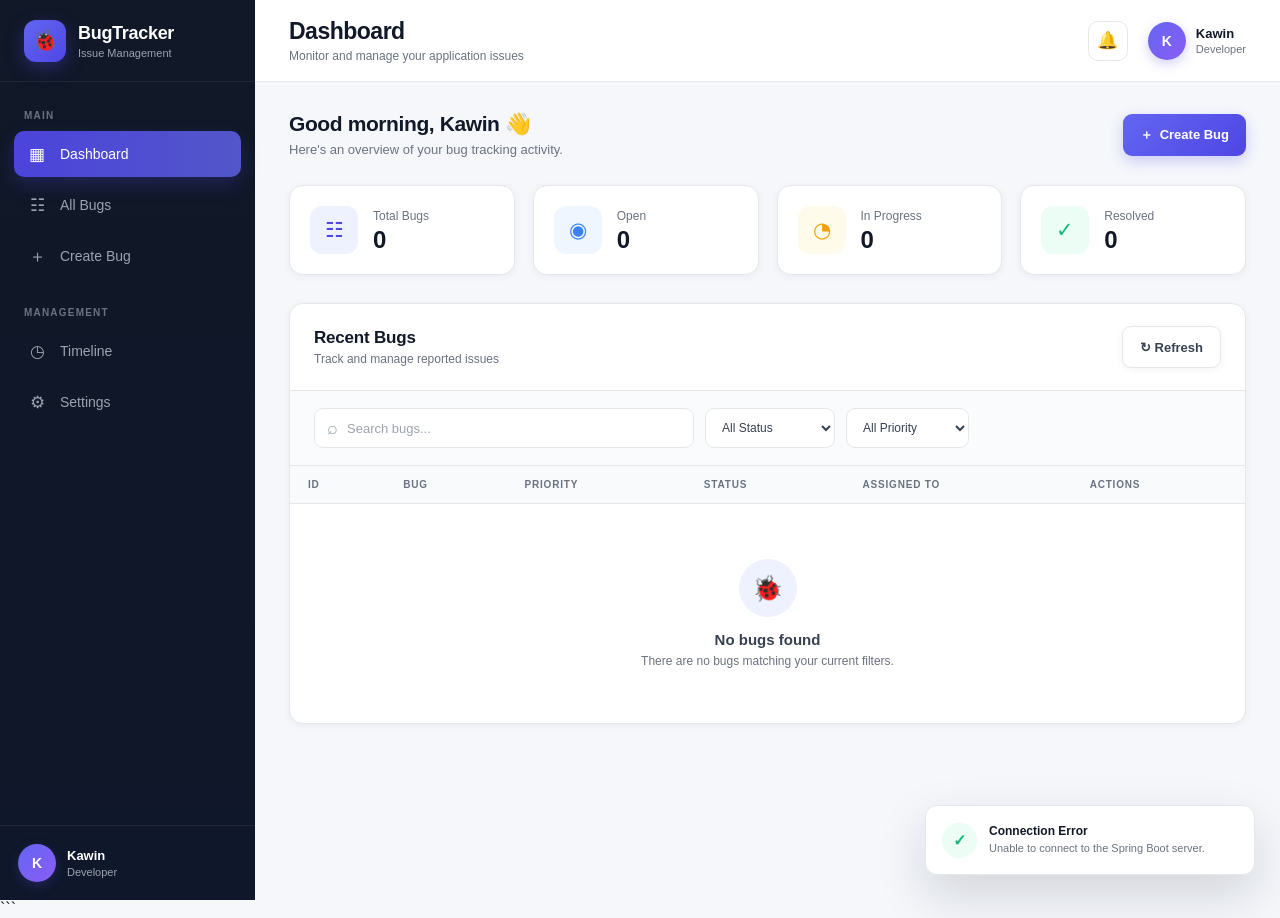
<file: index.html>
<!DOCTYPE html>
<html lang="en">

<head>
    <meta charset="UTF-8">
    <meta name="viewport" content="width=device-width, initial-scale=1.0">

    <title>BugTracker | Dashboard</title>

    <link rel="stylesheet" href="style.css">
</head>

<body>

    <aside class="sidebar">

        <div class="logo">
            <div class="logo-icon">🐞</div>

            <div>
                <h2>BugTracker</h2>
                <span>Issue Management</span>
            </div>
        </div>

        <nav class="sidebar-nav">

            <p class="nav-title">MAIN</p>

            <a href="#" class="nav-link active">
                <span>▦</span>
                Dashboard
            </a>

            <a href="#" class="nav-link">
                <span>☷</span>
                All Bugs
            </a>

            <a href="#" class="nav-link" id="sidebarCreateBug">
                <span>＋</span>
                Create Bug
            </a>

            <p class="nav-title">MANAGEMENT</p>

            <a href="#" class="nav-link" id="sidebarTimeline">
                <span>◷</span>
                Timeline
            </a>

            <a href="#" class="nav-link">
                <span>⚙</span>
                Settings
            </a>

        </nav>

        <div class="sidebar-footer">

            <div class="user-mini">

                <div class="avatar">
                    K
                </div>

                <div>
                    <strong>Kawin</strong>
                    <span>Developer</span>
                </div>

            </div>

        </div>

    </aside>


    <main class="main-content">

        <header class="top-header">

            <div class="page-heading">

                <div>
                    <h1>Dashboard</h1>
                    <p>Monitor and manage your application issues</p>
                </div>

            </div>

            <div class="header-actions">

                <button class="icon-button" title="Notifications">
                    🔔
                </button>

                <div class="profile">

                    <div class="avatar">
                        K
                    </div>

                    <div class="profile-info">
                        <strong>Kawin</strong>
                        <span>Developer</span>
                    </div>

                </div>

            </div>

        </header>


        <section class="dashboard-content">

            <div class="welcome-section">

                <div>
                    <h2>Good morning, Kawin 👋</h2>
                    <p>Here's an overview of your bug tracking activity.</p>
                </div>

                <button class="primary-button" id="createBugButton">
                    <span>＋</span>
                    Create Bug
                </button>

            </div>


            <div class="stats-grid">

                <div class="stat-card">

                    <div class="stat-icon total-icon">
                        ☷
                    </div>

                    <div class="stat-details">
                        <span>Total Bugs</span>
                        <strong id="totalBugs">0</strong>
                    </div>

                </div>


                <div class="stat-card">

                    <div class="stat-icon open-icon">
                        ◉
                    </div>

                    <div class="stat-details">
                        <span>Open</span>
                        <strong id="openBugs">0</strong>
                    </div>

                </div>


                <div class="stat-card">

                    <div class="stat-icon progress-icon">
                        ◔
                    </div>

                    <div class="stat-details">
                        <span>In Progress</span>
                        <strong id="progressBugs">0</strong>
                    </div>

                </div>


                <div class="stat-card">

                    <div class="stat-icon resolved-icon">
                        ✓
                    </div>

                    <div class="stat-details">
                        <span>Resolved</span>
                        <strong id="resolvedBugs">0</strong>
                    </div>

                </div>

            </div>


            <section class="bug-panel">

                <div class="panel-header">

                    <div>
                        <h2>Recent Bugs</h2>
                        <p>Track and manage reported issues</p>
                    </div>

                    <button class="secondary-button" id="refreshButton">
                        ↻ Refresh
                    </button>

                </div>


                <div class="toolbar">

                    <div class="search-box">

                        <span>⌕</span>

                        <input
                            type="text"
                            id="searchInput"
                            placeholder="Search bugs..."
                        >

                    </div>


                    <select id="statusFilter">

                        <option value="">All Status</option>
                        <option value="OPEN">Open</option>
                        <option value="IN_PROGRESS">In Progress</option>
                        <option value="RESOLVED">Resolved</option>

                    </select>


                    <select id="priorityFilter">

                        <option value="">All Priority</option>
                        <option value="CRITICAL">Critical</option>
                        <option value="HIGH">High</option>
                        <option value="MEDIUM">Medium</option>
                        <option value="LOW">Low</option>

                    </select>

                </div>


                <div class="table-wrapper">

                    <table>

                        <thead>

                            <tr>
                                <th>ID</th>
                                <th>Bug</th>
                                <th>Priority</th>
                                <th>Status</th>
                                <th>Assigned To</th>
                                <th>Actions</th>
                            </tr>

                        </thead>

                        <tbody id="bugTableBody">
                        </tbody>

                    </table>

                </div>


                <div class="empty-state" id="emptyState">

                    <div class="empty-icon">
                        🐞
                    </div>

                    <h3>No bugs found</h3>

                    <p>
                        There are no bugs matching your current filters.
                    </p>

                </div>

            </section>

        </section>

    </main>


    <!-- CREATE / EDIT BUG MODAL -->

    <div class="modal-overlay" id="bugModal">

        <div class="modal">

            <div class="modal-header">

                <div>
                    <h2 id="bugModalTitle">Create New Bug</h2>

                    <p id="bugModalSubtitle">
                        Report a new issue to the development team.
                    </p>
                </div>

                <button class="close-button" id="closeModal">
                    ×
                </button>

            </div>


            <form id="bugForm">

                <div class="form-group">

                    <label for="bugTitle">
                        Bug Title
                    </label>

                    <input
                        type="text"
                        id="bugTitle"
                        placeholder="Enter bug title"
                        required
                    >

                </div>


                <div class="form-group">

                    <label for="bugDescription">
                        Description
                    </label>

                    <textarea
                        id="bugDescription"
                        placeholder="Describe the issue..."
                        rows="5"
                        required
                    ></textarea>

                </div>


                <div class="form-row">

                    <div class="form-group">

                        <label for="bugPriority">
                            Priority
                        </label>

                        <select id="bugPriority">

                            <option value="LOW">Low</option>
                            <option value="MEDIUM">Medium</option>
                            <option value="HIGH">High</option>
                            <option value="CRITICAL">Critical</option>

                        </select>

                    </div>


                    <div class="form-group">

                        <label for="bugStatus">
                            Status
                        </label>

                        <select id="bugStatus">

                            <option value="OPEN">Open</option>
                            <option value="IN_PROGRESS">In Progress</option>
                            <option value="RESOLVED">Resolved</option>

                        </select>

                    </div>

                </div>


                <div class="modal-actions">

                    <button
                        type="button"
                        class="secondary-button"
                        id="cancelButton"
                    >
                        Cancel
                    </button>

                    <button
                        type="submit"
                        class="primary-button"
                        id="saveBugButton"
                    >
                        Create Bug
                    </button>

                </div>

            </form>

        </div>

    </div>


    <!-- ASSIGN BUG MODAL -->

    <div class="modal-overlay" id="assignModal">

        <div class="modal">

            <div class="modal-header">

                <div>

                    <h2>Assign Bug</h2>

                    <p id="assignBugSubtitle">
                        Assign this bug to a developer.
                    </p>

                </div>

                <button class="close-button" id="closeAssignModal">
                    ×
                </button>

            </div>


            <div class="form-group">

                <label for="userSelect">
                    Select Developer
                </label>

                <select id="userSelect">

                    <option value="">
                        Select a user
                    </option>

                </select>

            </div>


            <div class="modal-actions">

                <button
                    type="button"
                    class="secondary-button"
                    id="cancelAssignButton"
                >
                    Cancel
                </button>

                <button
                    type="button"
                    class="primary-button"
                    id="confirmAssignButton"
                >
                    Assign Bug
                </button>

            </div>

        </div>

    </div>


    <!-- BUG DETAILS / TIMELINE MODAL -->

    <div class="modal-overlay" id="timelineModal">

        <div class="modal timeline-modal">

            <div class="modal-header">

                <div>

                    <h2 id="timelineBugTitle">
                        Bug Details
                    </h2>

                    <p id="timelineBugId">
                        Bug #0
                    </p>

                </div>

                <button
                    class="close-button"
                    id="closeTimelineModal"
                >
                    ×
                </button>

            </div>


            <div class="bug-details">

                <div class="detail-section">

                    <h3>Description</h3>

                    <p id="timelineDescription">
                    </p>

                </div>


                <div class="detail-grid">

                    <div class="detail-box">

                        <span>Priority</span>

                        <strong id="timelinePriority">
                        </strong>

                    </div>


                    <div class="detail-box">

                        <span>Status</span>

                        <strong id="timelineStatus">
                        </strong>

                    </div>


                    <div class="detail-box">

                        <span>Assigned To</span>

                        <strong id="timelineAssigned">
                        </strong>

                    </div>

                </div>

            </div>


            <div class="timeline-section">

                <div class="timeline-heading">

                    <div>

                        <h3>Bug Timeline</h3>

                        <p>Complete history of this bug</p>

                    </div>

                </div>


                <div
                    id="timelineContainer"
                    class="timeline-container"
                >
                </div>

            </div>

        </div>

    </div>


    <!-- TOAST -->

    <div class="toast" id="toast">

        <span class="toast-icon">
            ✓
        </span>

        <div>

            <strong id="toastTitle">
                Success
            </strong>

            <p id="toastMessage">
                Operation completed successfully.
            </p>

        </div>

    </div>


    <script src="script.js"></script>

</body>

</html>
```
</file>
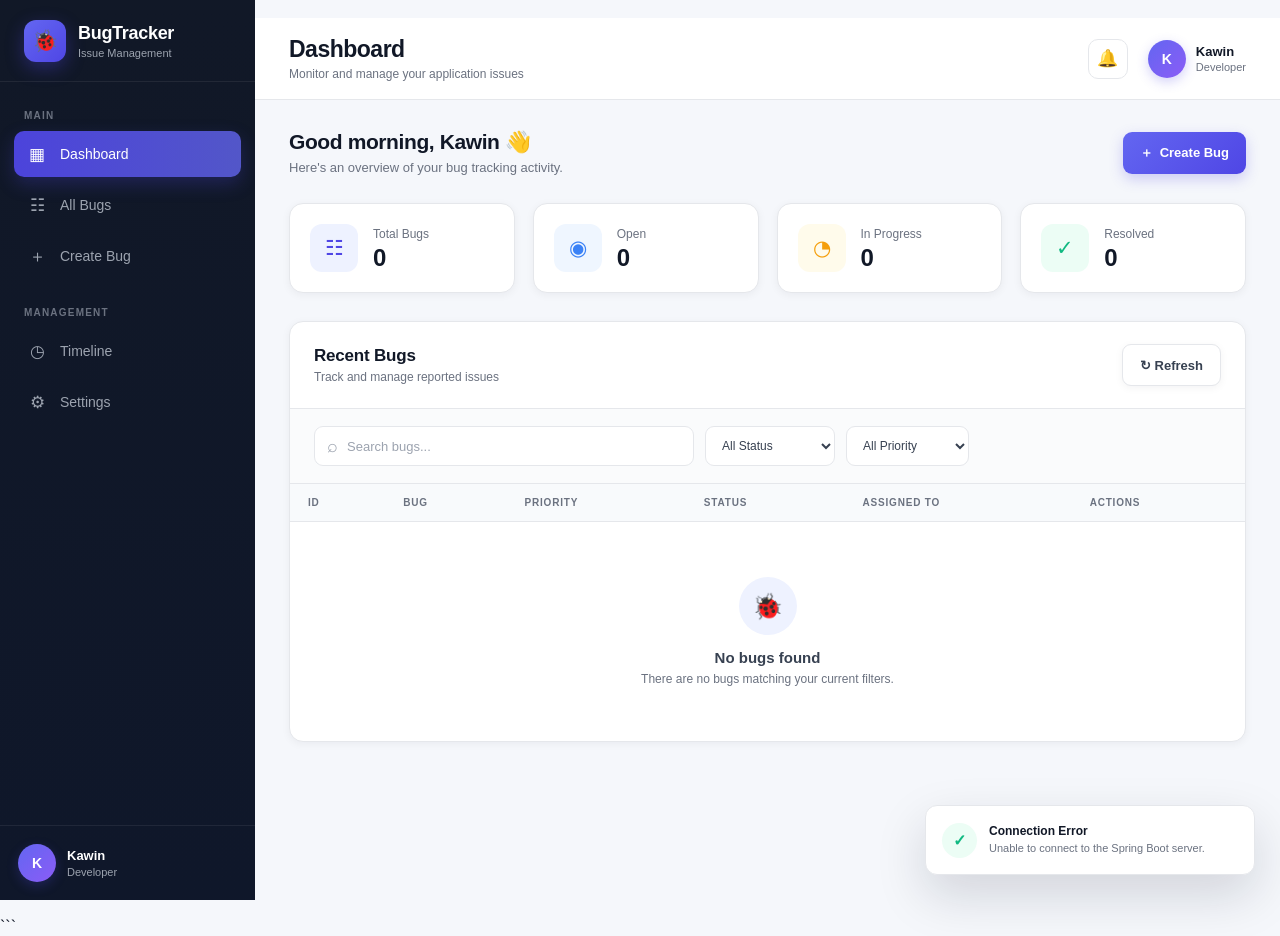
<file: frontend/index.html>
```html
<!DOCTYPE html>
<html lang="en">

<head>
    <meta charset="UTF-8">
    <meta name="viewport" content="width=device-width, initial-scale=1.0">

    <title>BugTracker | Dashboard</title>

    <link rel="stylesheet" href="style.css">
</head>

<body>

    <aside class="sidebar">

        <div class="logo">
            <div class="logo-icon">🐞</div>

            <div>
                <h2>BugTracker</h2>
                <span>Issue Management</span>
            </div>
        </div>

        <nav class="sidebar-nav">

            <p class="nav-title">MAIN</p>

            <a href="#" class="nav-link active">
                <span>▦</span>
                Dashboard
            </a>

            <a href="#" class="nav-link">
                <span>☷</span>
                All Bugs
            </a>

            <a href="#" class="nav-link" id="sidebarCreateBug">
                <span>＋</span>
                Create Bug
            </a>

            <p class="nav-title">MANAGEMENT</p>

            <a href="#" class="nav-link" id="sidebarTimeline">
                <span>◷</span>
                Timeline
            </a>

            <a href="#" class="nav-link">
                <span>⚙</span>
                Settings
            </a>

        </nav>

        <div class="sidebar-footer">

            <div class="user-mini">

                <div class="avatar">
                    K
                </div>

                <div>
                    <strong>Kawin</strong>
                    <span>Developer</span>
                </div>

            </div>

        </div>

    </aside>


    <main class="main-content">

        <header class="top-header">

            <div class="page-heading">

                <div>
                    <h1>Dashboard</h1>
                    <p>Monitor and manage your application issues</p>
                </div>

            </div>

            <div class="header-actions">

                <button class="icon-button" title="Notifications">
                    🔔
                </button>

                <div class="profile">

                    <div class="avatar">
                        K
                    </div>

                    <div class="profile-info">
                        <strong>Kawin</strong>
                        <span>Developer</span>
                    </div>

                </div>

            </div>

        </header>


        <section class="dashboard-content">

            <div class="welcome-section">

                <div>
                    <h2>Good morning, Kawin 👋</h2>
                    <p>Here's an overview of your bug tracking activity.</p>
                </div>

                <button class="primary-button" id="createBugButton">
                    <span>＋</span>
                    Create Bug
                </button>

            </div>


            <div class="stats-grid">

                <div class="stat-card">

                    <div class="stat-icon total-icon">
                        ☷
                    </div>

                    <div class="stat-details">
                        <span>Total Bugs</span>
                        <strong id="totalBugs">0</strong>
                    </div>

                </div>


                <div class="stat-card">

                    <div class="stat-icon open-icon">
                        ◉
                    </div>

                    <div class="stat-details">
                        <span>Open</span>
                        <strong id="openBugs">0</strong>
                    </div>

                </div>


                <div class="stat-card">

                    <div class="stat-icon progress-icon">
                        ◔
                    </div>

                    <div class="stat-details">
                        <span>In Progress</span>
                        <strong id="progressBugs">0</strong>
                    </div>

                </div>


                <div class="stat-card">

                    <div class="stat-icon resolved-icon">
                        ✓
                    </div>

                    <div class="stat-details">
                        <span>Resolved</span>
                        <strong id="resolvedBugs">0</strong>
                    </div>

                </div>

            </div>


            <section class="bug-panel">

                <div class="panel-header">

                    <div>
                        <h2>Recent Bugs</h2>
                        <p>Track and manage reported issues</p>
                    </div>

                    <button class="secondary-button" id="refreshButton">
                        ↻ Refresh
                    </button>

                </div>


                <div class="toolbar">

                    <div class="search-box">

                        <span>⌕</span>

                        <input
                            type="text"
                            id="searchInput"
                            placeholder="Search bugs..."
                        >

                    </div>


                    <select id="statusFilter">

                        <option value="">All Status</option>
                        <option value="OPEN">Open</option>
                        <option value="IN_PROGRESS">In Progress</option>
                        <option value="RESOLVED">Resolved</option>

                    </select>


                    <select id="priorityFilter">

                        <option value="">All Priority</option>
                        <option value="CRITICAL">Critical</option>
                        <option value="HIGH">High</option>
                        <option value="MEDIUM">Medium</option>
                        <option value="LOW">Low</option>

                    </select>

                </div>


                <div class="table-wrapper">

                    <table>

                        <thead>

                            <tr>
                                <th>ID</th>
                                <th>Bug</th>
                                <th>Priority</th>
                                <th>Status</th>
                                <th>Assigned To</th>
                                <th>Actions</th>
                            </tr>

                        </thead>

                        <tbody id="bugTableBody">
                        </tbody>

                    </table>

                </div>


                <div class="empty-state" id="emptyState">

                    <div class="empty-icon">
                        🐞
                    </div>

                    <h3>No bugs found</h3>

                    <p>
                        There are no bugs matching your current filters.
                    </p>

                </div>

            </section>

        </section>

    </main>


    <!-- CREATE / EDIT BUG MODAL -->

    <div class="modal-overlay" id="bugModal">

        <div class="modal">

            <div class="modal-header">

                <div>
                    <h2 id="bugModalTitle">Create New Bug</h2>

                    <p id="bugModalSubtitle">
                        Report a new issue to the development team.
                    </p>
                </div>

                <button class="close-button" id="closeModal">
                    ×
                </button>

            </div>


            <form id="bugForm">

                <div class="form-group">

                    <label for="bugTitle">
                        Bug Title
                    </label>

                    <input
                        type="text"
                        id="bugTitle"
                        placeholder="Enter bug title"
                        required
                    >

                </div>


                <div class="form-group">

                    <label for="bugDescription">
                        Description
                    </label>

                    <textarea
                        id="bugDescription"
                        placeholder="Describe the issue..."
                        rows="5"
                        required
                    ></textarea>

                </div>


                <div class="form-row">

                    <div class="form-group">

                        <label for="bugPriority">
                            Priority
                        </label>

                        <select id="bugPriority">

                            <option value="LOW">Low</option>
                            <option value="MEDIUM">Medium</option>
                            <option value="HIGH">High</option>
                            <option value="CRITICAL">Critical</option>

                        </select>

                    </div>


                    <div class="form-group">

                        <label for="bugStatus">
                            Status
                        </label>

                        <select id="bugStatus">

                            <option value="OPEN">Open</option>
                            <option value="IN_PROGRESS">In Progress</option>
                            <option value="RESOLVED">Resolved</option>

                        </select>

                    </div>

                </div>


                <div class="modal-actions">

                    <button
                        type="button"
                        class="secondary-button"
                        id="cancelButton"
                    >
                        Cancel
                    </button>

                    <button
                        type="submit"
                        class="primary-button"
                        id="saveBugButton"
                    >
                        Create Bug
                    </button>

                </div>

            </form>

        </div>

    </div>


    <!-- ASSIGN BUG MODAL -->

    <div class="modal-overlay" id="assignModal">

        <div class="modal">

            <div class="modal-header">

                <div>

                    <h2>Assign Bug</h2>

                    <p id="assignBugSubtitle">
                        Assign this bug to a developer.
                    </p>

                </div>

                <button class="close-button" id="closeAssignModal">
                    ×
                </button>

            </div>


            <div class="form-group">

                <label for="userSelect">
                    Select Developer
                </label>

                <select id="userSelect">

                    <option value="">
                        Select a user
                    </option>

                </select>

            </div>


            <div class="modal-actions">

                <button
                    type="button"
                    class="secondary-button"
                    id="cancelAssignButton"
                >
                    Cancel
                </button>

                <button
                    type="button"
                    class="primary-button"
                    id="confirmAssignButton"
                >
                    Assign Bug
                </button>

            </div>

        </div>

    </div>


    <!-- BUG DETAILS / TIMELINE MODAL -->

    <div class="modal-overlay" id="timelineModal">

        <div class="modal timeline-modal">

            <div class="modal-header">

                <div>

                    <h2 id="timelineBugTitle">
                        Bug Details
                    </h2>

                    <p id="timelineBugId">
                        Bug #0
                    </p>

                </div>

                <button
                    class="close-button"
                    id="closeTimelineModal"
                >
                    ×
                </button>

            </div>


            <div class="bug-details">

                <div class="detail-section">

                    <h3>Description</h3>

                    <p id="timelineDescription">
                    </p>

                </div>


                <div class="detail-grid">

                    <div class="detail-box">

                        <span>Priority</span>

                        <strong id="timelinePriority">
                        </strong>

                    </div>


                    <div class="detail-box">

                        <span>Status</span>

                        <strong id="timelineStatus">
                        </strong>

                    </div>


                    <div class="detail-box">

                        <span>Assigned To</span>

                        <strong id="timelineAssigned">
                        </strong>

                    </div>

                </div>

            </div>


            <div class="timeline-section">

                <div class="timeline-heading">

                    <div>

                        <h3>Bug Timeline</h3>

                        <p>Complete history of this bug</p>

                    </div>

                </div>


                <div
                    id="timelineContainer"
                    class="timeline-container"
                >
                </div>

            </div>

        </div>

    </div>


    <!-- TOAST -->

    <div class="toast" id="toast">

        <span class="toast-icon">
            ✓
        </span>

        <div>

            <strong id="toastTitle">
                Success
            </strong>

            <p id="toastMessage">
                Operation completed successfully.
            </p>

        </div>

    </div>


    <script src="script.js"></script>

</body>

</html>
```
</file>
<file: style.css>
/* =========================================================
   BUGTRACKER - MODERN PROFESSIONAL UI
   ========================================================= */

* {
    margin: 0;
    padding: 0;
    box-sizing: border-box;
}

:root {
    --primary: #4f46e5;
    --primary-dark: #4338ca;
    --primary-light: #eef2ff;

    --sidebar: #111827;
    --sidebar-light: #1f2937;

    --background: #f5f7fb;
    --card: #ffffff;

    --text: #111827;
    --text-secondary: #6b7280;
    --text-light: #9ca3af;

    --border: #e5e7eb;

    --green: #10b981;
    --green-light: #ecfdf5;

    --orange: #f59e0b;
    --orange-light: #fffbeb;

    --red: #ef4444;
    --red-light: #fef2f2;

    --blue: #3b82f6;
    --blue-light: #eff6ff;

    --shadow-sm: 0 2px 8px rgba(15, 23, 42, 0.05);
    --shadow: 0 8px 25px rgba(15, 23, 42, 0.08);
    --shadow-lg: 0 20px 50px rgba(15, 23, 42, 0.15);

    --radius: 14px;
}

body {
    font-family:
        Inter,
        -apple-system,
        BlinkMacSystemFont,
        "Segoe UI",
        Roboto,
        Arial,
        sans-serif;

    background: var(--background);
    color: var(--text);
    min-height: 100vh;
}

/* =========================================================
   SIDEBAR
   ========================================================= */

.sidebar {
    position: fixed;
    top: 0;
    left: 0;

    width: 255px;
    height: 100vh;

    background: linear-gradient(
        180deg,
        #111827 0%,
        #0f172a 100%
    );

    color: white;

    display: flex;
    flex-direction: column;

    z-index: 100;
}

/* LOGO */

.logo {
    height: 82px;

    display: flex;
    align-items: center;

    padding: 0 24px;

    border-bottom: 1px solid rgba(255,255,255,0.07);
}

.logo-icon {
    width: 42px;
    height: 42px;

    border-radius: 12px;

    display: flex;
    align-items: center;
    justify-content: center;

    background: linear-gradient(
        135deg,
        #6366f1,
        #4f46e5
    );

    font-size: 21px;

    margin-right: 12px;

    box-shadow: 0 6px 18px rgba(79,70,229,0.35);
}

.logo h2 {
    font-size: 18px;
    font-weight: 700;
    letter-spacing: -0.3px;
}

.logo span {
    display: block;

    margin-top: 3px;

    color: #9ca3af;

    font-size: 11px;
}

/* NAVIGATION */

.sidebar-nav {
    padding: 28px 14px;
}

.nav-title {
    color: #6b7280;

    font-size: 10px;
    font-weight: 700;

    letter-spacing: 1.2px;

    margin: 0 10px 10px;
}

.nav-title:not(:first-child) {
    margin-top: 28px;
}

.nav-link {
    display: flex;
    align-items: center;

    gap: 13px;

    height: 46px;

    padding: 0 13px;

    margin-bottom: 5px;

    border-radius: 10px;

    color: #9ca3af;

    text-decoration: none;

    font-size: 14px;
    font-weight: 500;

    transition:
        background 0.2s ease,
        color 0.2s ease,
        transform 0.2s ease;
}

.nav-link span {
    width: 20px;

    text-align: center;

    font-size: 17px;
}

.nav-link:hover {
    background: rgba(255,255,255,0.07);

    color: white;

    transform: translateX(2px);
}

.nav-link.active {
    background: linear-gradient(
        90deg,
        rgba(79,70,229,0.95),
        rgba(99,102,241,0.8)
    );

    color: white;

    box-shadow:
        0 7px 18px rgba(79,70,229,0.25);
}

/* SIDEBAR FOOTER */

.sidebar-footer {
    margin-top: auto;

    padding: 18px;

    border-top: 1px solid rgba(255,255,255,0.07);
}

.user-mini {
    display: flex;
    align-items: center;

    gap: 11px;
}

.user-mini strong {
    display: block;

    font-size: 13px;
}

.user-mini span {
    display: block;

    margin-top: 3px;

    color: #9ca3af;

    font-size: 11px;
}

/* =========================================================
   AVATAR
   ========================================================= */

.avatar {
    width: 38px;
    height: 38px;

    border-radius: 50%;

    background: linear-gradient(
        135deg,
        #6366f1,
        #8b5cf6
    );

    display: flex;
    align-items: center;
    justify-content: center;

    color: white;

    font-weight: 700;

    font-size: 14px;

    flex-shrink: 0;

    box-shadow:
        0 4px 12px rgba(79,70,229,0.25);
}

/* =========================================================
   MAIN CONTENT
   ========================================================= */

.main-content {
    margin-left: 255px;

    min-height: 100vh;
}

/* =========================================================
   HEADER
   ========================================================= */

.top-header {
    height: 82px;

    background: rgba(255,255,255,0.96);

    border-bottom: 1px solid var(--border);

    display: flex;
    align-items: center;
    justify-content: space-between;

    padding: 0 34px;

    position: sticky;
    top: 0;

    z-index: 50;

    backdrop-filter: blur(10px);
}

.page-heading h1 {
    font-size: 23px;

    font-weight: 750;

    letter-spacing: -0.5px;
}

.page-heading p {
    margin-top: 4px;

    color: var(--text-secondary);

    font-size: 12px;
}

.header-actions {
    display: flex;
    align-items: center;

    gap: 20px;
}

.icon-button {
    width: 40px;
    height: 40px;

    border: 1px solid var(--border);

    background: white;

    border-radius: 10px;

    cursor: pointer;

    font-size: 17px;

    transition: 0.2s;
}

.icon-button:hover {
    background: var(--primary-light);

    border-color: #c7d2fe;

    transform: translateY(-1px);
}

.profile {
    display: flex;
    align-items: center;

    gap: 10px;
}

.profile-info strong {
    display: block;

    font-size: 13px;
}

.profile-info span {
    display: block;

    color: var(--text-secondary);

    font-size: 11px;

    margin-top: 2px;
}

/* =========================================================
   DASHBOARD CONTENT
   ========================================================= */

.dashboard-content {
    padding: 30px 34px 50px;
}

/* WELCOME */

.welcome-section {
    display: flex;

    justify-content: space-between;

    align-items: center;

    margin-bottom: 28px;
}

.welcome-section h2 {
    font-size: 21px;

    letter-spacing: -0.4px;
}

.welcome-section p {
    color: var(--text-secondary);

    margin-top: 6px;

    font-size: 13px;
}

/* =========================================================
   BUTTONS
   ========================================================= */

.primary-button,
.secondary-button {
    border: none;

    height: 42px;

    padding: 0 17px;

    border-radius: 9px;

    font-size: 13px;

    font-weight: 600;

    cursor: pointer;

    display: inline-flex;

    align-items: center;

    justify-content: center;

    gap: 7px;

    transition:
        transform 0.2s ease,
        box-shadow 0.2s ease,
        background 0.2s ease;
}

.primary-button {
    background: linear-gradient(
        135deg,
        #6366f1,
        #4f46e5
    );

    color: white;

    box-shadow:
        0 5px 14px rgba(79,70,229,0.25);
}

.primary-button:hover {
    background: linear-gradient(
        135deg,
        #4f46e5,
        #4338ca
    );

    transform: translateY(-2px);

    box-shadow:
        0 8px 20px rgba(79,70,229,0.32);
}

.primary-button:active {
    transform: translateY(0);
}

.secondary-button {
    background: white;

    color: #374151;

    border: 1px solid var(--border);

    box-shadow: var(--shadow-sm);
}

.secondary-button:hover {
    background: #f9fafb;

    border-color: #cbd5e1;

    transform: translateY(-1px);
}

.secondary-button:disabled {
    opacity: 0.6;

    cursor: not-allowed;

    transform: none;
}

/* =========================================================
   STATISTICS
   ========================================================= */

.stats-grid {
    display: grid;

    grid-template-columns:
        repeat(4, minmax(0, 1fr));

    gap: 18px;

    margin-bottom: 28px;
}

.stat-card {
    background: var(--card);

    border: 1px solid var(--border);

    border-radius: var(--radius);

    padding: 20px;

    display: flex;
    align-items: center;

    gap: 15px;

    box-shadow: var(--shadow-sm);

    transition:
        transform 0.2s ease,
        box-shadow 0.2s ease;
}

.stat-card:hover {
    transform: translateY(-3px);

    box-shadow: var(--shadow);
}

.stat-icon {
    width: 48px;
    height: 48px;

    border-radius: 12px;

    display: flex;
    align-items: center;
    justify-content: center;

    font-size: 21px;

    flex-shrink: 0;
}

.total-icon {
    background: #eef2ff;
    color: #4f46e5;
}

.open-icon {
    background: #eff6ff;
    color: #3b82f6;
}

.progress-icon {
    background: #fffbeb;
    color: #f59e0b;
}

.resolved-icon {
    background: #ecfdf5;
    color: #10b981;
}

.stat-details span {
    display: block;

    color: var(--text-secondary);

    font-size: 12px;

    margin-bottom: 5px;
}

.stat-details strong {
    display: block;

    font-size: 24px;

    line-height: 1;

    letter-spacing: -0.5px;
}

/* =========================================================
   BUG PANEL
   ========================================================= */

.bug-panel {
    background: white;

    border: 1px solid var(--border);

    border-radius: var(--radius);

    box-shadow: var(--shadow-sm);

    overflow: hidden;
}

.panel-header {
    padding: 22px 24px;

    display: flex;

    justify-content: space-between;

    align-items: center;

    border-bottom: 1px solid var(--border);
}

.panel-header h2 {
    font-size: 17px;

    letter-spacing: -0.2px;
}

.panel-header p {
    color: var(--text-secondary);

    font-size: 12px;

    margin-top: 4px;
}

/* =========================================================
   TOOLBAR
   ========================================================= */

.toolbar {
    padding: 17px 24px;

    display: flex;

    gap: 11px;

    border-bottom: 1px solid var(--border);

    background: #fafbfc;
}

.search-box {
    flex: 1;

    max-width: 380px;

    height: 40px;

    display: flex;

    align-items: center;

    gap: 9px;

    padding: 0 12px;

    background: white;

    border: 1px solid var(--border);

    border-radius: 9px;

    transition: 0.2s;
}

.search-box:focus-within {
    border-color: #818cf8;

    box-shadow:
        0 0 0 3px rgba(99,102,241,0.1);
}

.search-box span {
    color: #9ca3af;

    font-size: 18px;
}

.search-box input {
    width: 100%;

    border: none;

    outline: none;

    background: transparent;

    font-size: 13px;

    color: var(--text);
}

.search-box input::placeholder {
    color: #9ca3af;
}

.toolbar select {
    height: 40px;

    padding: 0 34px 0 12px;

    border: 1px solid var(--border);

    border-radius: 9px;

    background: white;

    color: #374151;

    font-size: 12px;

    outline: none;

    cursor: pointer;
}

.toolbar select:focus {
    border-color: #818cf8;

    box-shadow:
        0 0 0 3px rgba(99,102,241,0.1);
}

/* =========================================================
   TABLE
   ========================================================= */

.table-wrapper {
    overflow-x: auto;
}

table {
    width: 100%;

    border-collapse: collapse;

    min-width: 760px;
}

thead {
    background: #f8fafc;
}

th {
    padding: 13px 18px;

    text-align: left;

    font-size: 10px;

    text-transform: uppercase;

    letter-spacing: 0.8px;

    font-weight: 700;

    color: #6b7280;

    border-bottom: 1px solid var(--border);
}

td {
    padding: 17px 18px;

    font-size: 13px;

    color: #374151;

    border-bottom: 1px solid #f0f1f3;

    vertical-align: middle;
}

tbody tr {
    transition: background 0.15s ease;
}

tbody tr:hover {
    background: #fafbff;
}

tbody tr:last-child td {
    border-bottom: none;
}

td strong {
    color: #111827;

    font-size: 13px;

    font-weight: 650;
}

.bug-description {
    color: #9ca3af;

    font-size: 11px;

    margin-top: 5px;

    max-width: 380px;

    white-space: nowrap;

    overflow: hidden;

    text-overflow: ellipsis;
}

/* =========================================================
   BADGES
   ========================================================= */

.priority-badge,
.status-badge {
    display: inline-flex;

    align-items: center;

    justify-content: center;

    padding: 5px 9px;

    border-radius: 20px;

    font-size: 10px;

    font-weight: 700;

    white-space: nowrap;
}

/* PRIORITY */

.priority-critical {
    color: #b91c1c;

    background: #fee2e2;
}

.priority-high {
    color: #c2410c;

    background: #ffedd5;
}

.priority-medium {
    color: #a16207;

    background: #fef3c7;
}

.priority-low {
    color: #15803d;

    background: #dcfce7;
}

/* STATUS */

.status-open {
    color: #1d4ed8;

    background: #dbeafe;
}

.status-progress {
    color: #b45309;

    background: #fef3c7;
}

.status-resolved {
    color: #047857;

    background: #d1fae5;
}

/* =========================================================
   ACTION BUTTONS
   ========================================================= */

.action-buttons {
    display: flex;

    gap: 6px;
}

.action-button {
    width: 32px;
    height: 32px;

    border: 1px solid var(--border);

    background: white;

    color: #6b7280;

    border-radius: 8px;

    display: flex;

    align-items: center;

    justify-content: center;

    cursor: pointer;

    font-size: 14px;

    transition:
        background 0.2s ease,
        color 0.2s ease,
        border-color 0.2s ease,
        transform 0.2s ease;
}

.action-button:hover {
    background: var(--primary-light);

    color: var(--primary);

    border-color: #c7d2fe;

    transform: translateY(-1px);
}

/* =========================================================
   EMPTY STATE
   ========================================================= */

.empty-state {
    text-align: center;

    padding: 55px 20px;

    color: var(--text-secondary);
}

.empty-icon {
    width: 58px;
    height: 58px;

    margin: 0 auto 14px;

    border-radius: 50%;

    background: var(--primary-light);

    display: flex;

    align-items: center;
    justify-content: center;

    font-size: 25px;
}

.empty-state h3 {
    color: #374151;

    font-size: 15px;

    margin-bottom: 6px;
}

.empty-state p {
    font-size: 12px;
}

/* =========================================================
   MODAL
   ========================================================= */

.modal-overlay {
    position: fixed;

    inset: 0;

    background: rgba(15,23,42,0.55);

    display: flex;

    align-items: center;
    justify-content: center;

    padding: 20px;

    opacity: 0;

    visibility: hidden;

    transition:
        opacity 0.2s ease,
        visibility 0.2s ease;

    z-index: 500;

    backdrop-filter: blur(4px);
}

.modal-overlay.show {
    opacity: 1;

    visibility: visible;
}

.modal {
    width: 100%;

    max-width: 560px;

    max-height: 90vh;

    overflow-y: auto;

    background: white;

    border-radius: 18px;

    box-shadow: var(--shadow-lg);

    transform: translateY(15px) scale(0.98);

    transition: transform 0.2s ease;
}

.modal-overlay.show .modal {
    transform: translateY(0) scale(1);
}

.modal-header {
    padding: 22px 24px;

    display: flex;

    justify-content: space-between;

    align-items: flex-start;

    border-bottom: 1px solid var(--border);
}

.modal-header h2 {
    font-size: 18px;

    letter-spacing: -0.3px;
}

.modal-header p {
    color: var(--text-secondary);

    font-size: 12px;

    margin-top: 5px;

    line-height: 1.5;
}

.close-button {
    width: 34px;
    height: 34px;

    border: none;

    background: #f3f4f6;

    color: #6b7280;

    border-radius: 8px;

    font-size: 21px;

    cursor: pointer;

    display: flex;

    align-items: center;
    justify-content: center;

    transition: 0.2s;
}

.close-button:hover {
    background: #fee2e2;

    color: #dc2626;
}

/* =========================================================
   FORM
   ========================================================= */

#bugForm {
    padding: 24px;
}

.form-group {
    margin-bottom: 19px;
}

.form-group label {
    display: block;

    font-size: 12px;

    font-weight: 650;

    color: #374151;

    margin-bottom: 7px;
}

.form-group input,
.form-group textarea,
.form-group select {
    width: 100%;

    border: 1px solid #dfe3e8;

    border-radius: 9px;

    padding: 11px 12px;

    font-family: inherit;

    font-size: 13px;

    color: #111827;

    background: white;

    outline: none;

    transition: 0.2s;
}

.form-group input {
    height: 42px;
}

.form-group textarea {
    resize: vertical;

    min-height: 110px;

    line-height: 1.5;
}

.form-group input:focus,
.form-group textarea:focus,
.form-group select:focus {
    border-color: #818cf8;

    box-shadow:
        0 0 0 3px rgba(99,102,241,0.1);
}

.form-row {
    display: grid;

    grid-template-columns: 1fr 1fr;

    gap: 15px;
}

.modal-actions {
    display: flex;

    justify-content: flex-end;

    gap: 10px;

    padding-top: 5px;
}

/* =========================================================
   ASSIGN MODAL
   ========================================================= */

#assignModal .modal {
    max-width: 470px;
}

#assignModal .form-group {
    padding: 24px 24px 5px;
}

#assignModal .modal-actions {
    padding: 18px 24px 24px;
}

/* =========================================================
   TIMELINE MODAL
   ========================================================= */

.timeline-modal {
    max-width: 720px;
}

.bug-details {
    padding: 22px 24px;

    background: #fafbfc;

    border-bottom: 1px solid var(--border);
}

.detail-section h3 {
    font-size: 12px;

    text-transform: uppercase;

    letter-spacing: 0.7px;

    color: #6b7280;

    margin-bottom: 8px;
}

.detail-section p {
    color: #374151;

    font-size: 13px;

    line-height: 1.6;
}

.detail-grid {
    display: grid;

    grid-template-columns:
        repeat(3, 1fr);

    gap: 12px;

    margin-top: 18px;
}

.detail-box {
    background: white;

    border: 1px solid var(--border);

    border-radius: 10px;

    padding: 13px;
}

.detail-box span {
    display: block;

    color: #9ca3af;

    font-size: 10px;

    text-transform: uppercase;

    letter-spacing: 0.5px;

    margin-bottom: 5px;
}

.detail-box strong {
    font-size: 12px;

    color: #374151;
}

/* TIMELINE */

.timeline-section {
    padding: 23px 24px 28px;
}

.timeline-heading h3 {
    font-size: 16px;
}

.timeline-heading p {
    color: var(--text-secondary);

    font-size: 11px;

    margin-top: 4px;
}

.timeline-container {
    margin-top: 22px;

    position: relative;
}

.timeline-item {
    position: relative;

    display: flex;

    gap: 14px;

    padding-bottom: 22px;
}

.timeline-item:not(:last-child)::before {
    content: "";

    position: absolute;

    left: 15px;

    top: 31px;

    bottom: 0;

    width: 1px;

    background: #e5e7eb;
}

.timeline-dot {
    width: 31px;
    height: 31px;

    border-radius: 50%;

    display: flex;

    align-items: center;
    justify-content: center;

    font-size: 13px;

    flex-shrink: 0;

    z-index: 2;
}

.timeline-created {
    background: #dcfce7;

    color: #16a34a;
}

.timeline-assigned {
    background: #dbeafe;

    color: #2563eb;
}

.timeline-status {
    background: #fef3c7;

    color: #d97706;
}

.timeline-priority {
    background: #fee2e2;

    color: #dc2626;
}

.timeline-updated {
    background: #ede9fe;

    color: #7c3aed;
}

.timeline-default {
    background: #f3f4f6;

    color: #6b7280;
}

.timeline-content {
    flex: 1;

    padding: 3px 0;
}

.timeline-content-header {
    display: flex;

    align-items: center;

    justify-content: space-between;

    gap: 15px;
}

.timeline-content-header strong {
    font-size: 13px;

    color: #374151;
}

.timeline-content-header span {
    color: #9ca3af;

    font-size: 10px;

    white-space: nowrap;
}

.timeline-action {
    color: #6b7280;

    font-size: 11px;

    line-height: 1.5;

    margin-top: 5px;
}

.timeline-loading {
    text-align: center;

    padding: 30px;

    color: #9ca3af;

    font-size: 12px;
}

.timeline-empty {
    text-align: center;

    padding: 35px 20px;
}

.timeline-empty-icon {
    width: 45px;
    height: 45px;

    margin: 0 auto 12px;

    border-radius: 50%;

    background: #f3f4f6;

    display: flex;

    align-items: center;
    justify-content: center;

    font-size: 19px;

    color: #9ca3af;
}

.timeline-empty h4 {
    font-size: 13px;

    color: #374151;

    margin-bottom: 5px;
}

.timeline-empty p {
    font-size: 11px;

    color: #9ca3af;
}

/* =========================================================
   TOAST
   ========================================================= */

.toast {
    position: fixed;

    right: 25px;

    bottom: 25px;

    width: 330px;

    min-height: 70px;

    background: white;

    border: 1px solid var(--border);

    border-radius: 12px;

    box-shadow: var(--shadow-lg);

    display: flex;

    align-items: center;

    gap: 12px;

    padding: 13px 16px;

    z-index: 1000;

    transform: translateX(120%);

    opacity: 0;

    transition:
        transform 0.3s ease,
        opacity 0.3s ease;
}

.toast.show {
    transform: translateX(0);

    opacity: 1;
}

.toast-icon {
    width: 35px;
    height: 35px;

    border-radius: 50%;

    background: var(--green-light);

    color: var(--green);

    display: flex;

    align-items: center;
    justify-content: center;

    font-weight: 700;
}

.toast strong {
    display: block;

    font-size: 12px;

    color: #111827;
}

.toast p {
    color: #6b7280;

    font-size: 11px;

    margin-top: 3px;

    line-height: 1.4;
}

/* =========================================================
   SCROLLBAR
   ========================================================= */

::-webkit-scrollbar {
    width: 7px;
    height: 7px;
}

::-webkit-scrollbar-track {
    background: #f1f5f9;
}

::-webkit-scrollbar-thumb {
    background: #cbd5e1;

    border-radius: 10px;
}

::-webkit-scrollbar-thumb:hover {
    background: #94a3b8;
}

/* =========================================================
   RESPONSIVE
   ========================================================= */

@media (max-width: 1100px) {

    .stats-grid {
        grid-template-columns:
            repeat(2, 1fr);
    }

}

@media (max-width: 850px) {

    .sidebar {
        width: 220px;
    }

    .main-content {
        margin-left: 220px;
    }

    .dashboard-content {
        padding: 25px 22px;
    }

    .top-header {
        padding: 0 22px;
    }

}

@media (max-width: 700px) {

    .sidebar {
        position: relative;

        width: 100%;

        height: auto;
    }

    .sidebar-nav {
        padding: 15px;
    }

    .sidebar-footer {
        display: none;
    }

    .main-content {
        margin-left: 0;
    }

    .top-header {
        height: auto;

        padding: 18px;

        position: relative;
    }

    .profile-info {
        display: none;
    }

    .dashboard-content {
        padding: 20px 15px;
    }

    .welcome-section {
        align-items: flex-start;

        flex-direction: column;

        gap: 16px;
    }

    .stats-grid {
        grid-template-columns: 1fr;
    }

    .toolbar {
        flex-direction: column;
    }

    .search-box {
        max-width: none;
    }

    .toolbar select {
        width: 100%;
    }

    .form-row {
        grid-template-columns: 1fr;
    }

    .detail-grid {
        grid-template-columns: 1fr;
    }

    .toast {
        left: 15px;

        right: 15px;

        bottom: 15px;

        width: auto;
    }

}

@media (max-width: 450px) {

    .logo {
        padding: 0 17px;
    }

    .welcome-section h2 {
        font-size: 18px;
    }

    .panel-header {
        padding: 18px;
    }

    .panel-header {
        align-items: flex-start;

        gap: 12px;
    }

    .timeline-content-header {
        flex-direction: column;

        align-items: flex-start;

        gap: 3px;
    }

    .modal-overlay {
        padding: 10px;
    }

    .modal-header,
    #bugForm {
        padding: 18px;
    }

}
</file>
<file: frontend/style.css>
/* =========================================================
   BUGTRACKER - MODERN PROFESSIONAL UI
   ========================================================= */

* {
    margin: 0;
    padding: 0;
    box-sizing: border-box;
}

:root {
    --primary: #4f46e5;
    --primary-dark: #4338ca;
    --primary-light: #eef2ff;

    --sidebar: #111827;
    --sidebar-light: #1f2937;

    --background: #f5f7fb;
    --card: #ffffff;

    --text: #111827;
    --text-secondary: #6b7280;
    --text-light: #9ca3af;

    --border: #e5e7eb;

    --green: #10b981;
    --green-light: #ecfdf5;

    --orange: #f59e0b;
    --orange-light: #fffbeb;

    --red: #ef4444;
    --red-light: #fef2f2;

    --blue: #3b82f6;
    --blue-light: #eff6ff;

    --shadow-sm: 0 2px 8px rgba(15, 23, 42, 0.05);
    --shadow: 0 8px 25px rgba(15, 23, 42, 0.08);
    --shadow-lg: 0 20px 50px rgba(15, 23, 42, 0.15);

    --radius: 14px;
}

body {
    font-family:
        Inter,
        -apple-system,
        BlinkMacSystemFont,
        "Segoe UI",
        Roboto,
        Arial,
        sans-serif;

    background: var(--background);
    color: var(--text);
    min-height: 100vh;
}

/* =========================================================
   SIDEBAR
   ========================================================= */

.sidebar {
    position: fixed;
    top: 0;
    left: 0;

    width: 255px;
    height: 100vh;

    background: linear-gradient(
        180deg,
        #111827 0%,
        #0f172a 100%
    );

    color: white;

    display: flex;
    flex-direction: column;

    z-index: 100;
}

/* LOGO */

.logo {
    height: 82px;

    display: flex;
    align-items: center;

    padding: 0 24px;

    border-bottom: 1px solid rgba(255,255,255,0.07);
}

.logo-icon {
    width: 42px;
    height: 42px;

    border-radius: 12px;

    display: flex;
    align-items: center;
    justify-content: center;

    background: linear-gradient(
        135deg,
        #6366f1,
        #4f46e5
    );

    font-size: 21px;

    margin-right: 12px;

    box-shadow: 0 6px 18px rgba(79,70,229,0.35);
}

.logo h2 {
    font-size: 18px;
    font-weight: 700;
    letter-spacing: -0.3px;
}

.logo span {
    display: block;

    margin-top: 3px;

    color: #9ca3af;

    font-size: 11px;
}

/* NAVIGATION */

.sidebar-nav {
    padding: 28px 14px;
}

.nav-title {
    color: #6b7280;

    font-size: 10px;
    font-weight: 700;

    letter-spacing: 1.2px;

    margin: 0 10px 10px;
}

.nav-title:not(:first-child) {
    margin-top: 28px;
}

.nav-link {
    display: flex;
    align-items: center;

    gap: 13px;

    height: 46px;

    padding: 0 13px;

    margin-bottom: 5px;

    border-radius: 10px;

    color: #9ca3af;

    text-decoration: none;

    font-size: 14px;
    font-weight: 500;

    transition:
        background 0.2s ease,
        color 0.2s ease,
        transform 0.2s ease;
}

.nav-link span {
    width: 20px;

    text-align: center;

    font-size: 17px;
}

.nav-link:hover {
    background: rgba(255,255,255,0.07);

    color: white;

    transform: translateX(2px);
}

.nav-link.active {
    background: linear-gradient(
        90deg,
        rgba(79,70,229,0.95),
        rgba(99,102,241,0.8)
    );

    color: white;

    box-shadow:
        0 7px 18px rgba(79,70,229,0.25);
}

/* SIDEBAR FOOTER */

.sidebar-footer {
    margin-top: auto;

    padding: 18px;

    border-top: 1px solid rgba(255,255,255,0.07);
}

.user-mini {
    display: flex;
    align-items: center;

    gap: 11px;
}

.user-mini strong {
    display: block;

    font-size: 13px;
}

.user-mini span {
    display: block;

    margin-top: 3px;

    color: #9ca3af;

    font-size: 11px;
}

/* =========================================================
   AVATAR
   ========================================================= */

.avatar {
    width: 38px;
    height: 38px;

    border-radius: 50%;

    background: linear-gradient(
        135deg,
        #6366f1,
        #8b5cf6
    );

    display: flex;
    align-items: center;
    justify-content: center;

    color: white;

    font-weight: 700;

    font-size: 14px;

    flex-shrink: 0;

    box-shadow:
        0 4px 12px rgba(79,70,229,0.25);
}

/* =========================================================
   MAIN CONTENT
   ========================================================= */

.main-content {
    margin-left: 255px;

    min-height: 100vh;
}

/* =========================================================
   HEADER
   ========================================================= */

.top-header {
    height: 82px;

    background: rgba(255,255,255,0.96);

    border-bottom: 1px solid var(--border);

    display: flex;
    align-items: center;
    justify-content: space-between;

    padding: 0 34px;

    position: sticky;
    top: 0;

    z-index: 50;

    backdrop-filter: blur(10px);
}

.page-heading h1 {
    font-size: 23px;

    font-weight: 750;

    letter-spacing: -0.5px;
}

.page-heading p {
    margin-top: 4px;

    color: var(--text-secondary);

    font-size: 12px;
}

.header-actions {
    display: flex;
    align-items: center;

    gap: 20px;
}

.icon-button {
    width: 40px;
    height: 40px;

    border: 1px solid var(--border);

    background: white;

    border-radius: 10px;

    cursor: pointer;

    font-size: 17px;

    transition: 0.2s;
}

.icon-button:hover {
    background: var(--primary-light);

    border-color: #c7d2fe;

    transform: translateY(-1px);
}

.profile {
    display: flex;
    align-items: center;

    gap: 10px;
}

.profile-info strong {
    display: block;

    font-size: 13px;
}

.profile-info span {
    display: block;

    color: var(--text-secondary);

    font-size: 11px;

    margin-top: 2px;
}

/* =========================================================
   DASHBOARD CONTENT
   ========================================================= */

.dashboard-content {
    padding: 30px 34px 50px;
}

/* WELCOME */

.welcome-section {
    display: flex;

    justify-content: space-between;

    align-items: center;

    margin-bottom: 28px;
}

.welcome-section h2 {
    font-size: 21px;

    letter-spacing: -0.4px;
}

.welcome-section p {
    color: var(--text-secondary);

    margin-top: 6px;

    font-size: 13px;
}

/* =========================================================
   BUTTONS
   ========================================================= */

.primary-button,
.secondary-button {
    border: none;

    height: 42px;

    padding: 0 17px;

    border-radius: 9px;

    font-size: 13px;

    font-weight: 600;

    cursor: pointer;

    display: inline-flex;

    align-items: center;

    justify-content: center;

    gap: 7px;

    transition:
        transform 0.2s ease,
        box-shadow 0.2s ease,
        background 0.2s ease;
}

.primary-button {
    background: linear-gradient(
        135deg,
        #6366f1,
        #4f46e5
    );

    color: white;

    box-shadow:
        0 5px 14px rgba(79,70,229,0.25);
}

.primary-button:hover {
    background: linear-gradient(
        135deg,
        #4f46e5,
        #4338ca
    );

    transform: translateY(-2px);

    box-shadow:
        0 8px 20px rgba(79,70,229,0.32);
}

.primary-button:active {
    transform: translateY(0);
}

.secondary-button {
    background: white;

    color: #374151;

    border: 1px solid var(--border);

    box-shadow: var(--shadow-sm);
}

.secondary-button:hover {
    background: #f9fafb;

    border-color: #cbd5e1;

    transform: translateY(-1px);
}

.secondary-button:disabled {
    opacity: 0.6;

    cursor: not-allowed;

    transform: none;
}

/* =========================================================
   STATISTICS
   ========================================================= */

.stats-grid {
    display: grid;

    grid-template-columns:
        repeat(4, minmax(0, 1fr));

    gap: 18px;

    margin-bottom: 28px;
}

.stat-card {
    background: var(--card);

    border: 1px solid var(--border);

    border-radius: var(--radius);

    padding: 20px;

    display: flex;
    align-items: center;

    gap: 15px;

    box-shadow: var(--shadow-sm);

    transition:
        transform 0.2s ease,
        box-shadow 0.2s ease;
}

.stat-card:hover {
    transform: translateY(-3px);

    box-shadow: var(--shadow);
}

.stat-icon {
    width: 48px;
    height: 48px;

    border-radius: 12px;

    display: flex;
    align-items: center;
    justify-content: center;

    font-size: 21px;

    flex-shrink: 0;
}

.total-icon {
    background: #eef2ff;
    color: #4f46e5;
}

.open-icon {
    background: #eff6ff;
    color: #3b82f6;
}

.progress-icon {
    background: #fffbeb;
    color: #f59e0b;
}

.resolved-icon {
    background: #ecfdf5;
    color: #10b981;
}

.stat-details span {
    display: block;

    color: var(--text-secondary);

    font-size: 12px;

    margin-bottom: 5px;
}

.stat-details strong {
    display: block;

    font-size: 24px;

    line-height: 1;

    letter-spacing: -0.5px;
}

/* =========================================================
   BUG PANEL
   ========================================================= */

.bug-panel {
    background: white;

    border: 1px solid var(--border);

    border-radius: var(--radius);

    box-shadow: var(--shadow-sm);

    overflow: hidden;
}

.panel-header {
    padding: 22px 24px;

    display: flex;

    justify-content: space-between;

    align-items: center;

    border-bottom: 1px solid var(--border);
}

.panel-header h2 {
    font-size: 17px;

    letter-spacing: -0.2px;
}

.panel-header p {
    color: var(--text-secondary);

    font-size: 12px;

    margin-top: 4px;
}

/* =========================================================
   TOOLBAR
   ========================================================= */

.toolbar {
    padding: 17px 24px;

    display: flex;

    gap: 11px;

    border-bottom: 1px solid var(--border);

    background: #fafbfc;
}

.search-box {
    flex: 1;

    max-width: 380px;

    height: 40px;

    display: flex;

    align-items: center;

    gap: 9px;

    padding: 0 12px;

    background: white;

    border: 1px solid var(--border);

    border-radius: 9px;

    transition: 0.2s;
}

.search-box:focus-within {
    border-color: #818cf8;

    box-shadow:
        0 0 0 3px rgba(99,102,241,0.1);
}

.search-box span {
    color: #9ca3af;

    font-size: 18px;
}

.search-box input {
    width: 100%;

    border: none;

    outline: none;

    background: transparent;

    font-size: 13px;

    color: var(--text);
}

.search-box input::placeholder {
    color: #9ca3af;
}

.toolbar select {
    height: 40px;

    padding: 0 34px 0 12px;

    border: 1px solid var(--border);

    border-radius: 9px;

    background: white;

    color: #374151;

    font-size: 12px;

    outline: none;

    cursor: pointer;
}

.toolbar select:focus {
    border-color: #818cf8;

    box-shadow:
        0 0 0 3px rgba(99,102,241,0.1);
}

/* =========================================================
   TABLE
   ========================================================= */

.table-wrapper {
    overflow-x: auto;
}

table {
    width: 100%;

    border-collapse: collapse;

    min-width: 760px;
}

thead {
    background: #f8fafc;
}

th {
    padding: 13px 18px;

    text-align: left;

    font-size: 10px;

    text-transform: uppercase;

    letter-spacing: 0.8px;

    font-weight: 700;

    color: #6b7280;

    border-bottom: 1px solid var(--border);
}

td {
    padding: 17px 18px;

    font-size: 13px;

    color: #374151;

    border-bottom: 1px solid #f0f1f3;

    vertical-align: middle;
}

tbody tr {
    transition: background 0.15s ease;
}

tbody tr:hover {
    background: #fafbff;
}

tbody tr:last-child td {
    border-bottom: none;
}

td strong {
    color: #111827;

    font-size: 13px;

    font-weight: 650;
}

.bug-description {
    color: #9ca3af;

    font-size: 11px;

    margin-top: 5px;

    max-width: 380px;

    white-space: nowrap;

    overflow: hidden;

    text-overflow: ellipsis;
}

/* =========================================================
   BADGES
   ========================================================= */

.priority-badge,
.status-badge {
    display: inline-flex;

    align-items: center;

    justify-content: center;

    padding: 5px 9px;

    border-radius: 20px;

    font-size: 10px;

    font-weight: 700;

    white-space: nowrap;
}

/* PRIORITY */

.priority-critical {
    color: #b91c1c;

    background: #fee2e2;
}

.priority-high {
    color: #c2410c;

    background: #ffedd5;
}

.priority-medium {
    color: #a16207;

    background: #fef3c7;
}

.priority-low {
    color: #15803d;

    background: #dcfce7;
}

/* STATUS */

.status-open {
    color: #1d4ed8;

    background: #dbeafe;
}

.status-progress {
    color: #b45309;

    background: #fef3c7;
}

.status-resolved {
    color: #047857;

    background: #d1fae5;
}

/* =========================================================
   ACTION BUTTONS
   ========================================================= */

.action-buttons {
    display: flex;

    gap: 6px;
}

.action-button {
    width: 32px;
    height: 32px;

    border: 1px solid var(--border);

    background: white;

    color: #6b7280;

    border-radius: 8px;

    display: flex;

    align-items: center;

    justify-content: center;

    cursor: pointer;

    font-size: 14px;

    transition:
        background 0.2s ease,
        color 0.2s ease,
        border-color 0.2s ease,
        transform 0.2s ease;
}

.action-button:hover {
    background: var(--primary-light);

    color: var(--primary);

    border-color: #c7d2fe;

    transform: translateY(-1px);
}

/* =========================================================
   EMPTY STATE
   ========================================================= */

.empty-state {
    text-align: center;

    padding: 55px 20px;

    color: var(--text-secondary);
}

.empty-icon {
    width: 58px;
    height: 58px;

    margin: 0 auto 14px;

    border-radius: 50%;

    background: var(--primary-light);

    display: flex;

    align-items: center;
    justify-content: center;

    font-size: 25px;
}

.empty-state h3 {
    color: #374151;

    font-size: 15px;

    margin-bottom: 6px;
}

.empty-state p {
    font-size: 12px;
}

/* =========================================================
   MODAL
   ========================================================= */

.modal-overlay {
    position: fixed;

    inset: 0;

    background: rgba(15,23,42,0.55);

    display: flex;

    align-items: center;
    justify-content: center;

    padding: 20px;

    opacity: 0;

    visibility: hidden;

    transition:
        opacity 0.2s ease,
        visibility 0.2s ease;

    z-index: 500;

    backdrop-filter: blur(4px);
}

.modal-overlay.show {
    opacity: 1;

    visibility: visible;
}

.modal {
    width: 100%;

    max-width: 560px;

    max-height: 90vh;

    overflow-y: auto;

    background: white;

    border-radius: 18px;

    box-shadow: var(--shadow-lg);

    transform: translateY(15px) scale(0.98);

    transition: transform 0.2s ease;
}

.modal-overlay.show .modal {
    transform: translateY(0) scale(1);
}

.modal-header {
    padding: 22px 24px;

    display: flex;

    justify-content: space-between;

    align-items: flex-start;

    border-bottom: 1px solid var(--border);
}

.modal-header h2 {
    font-size: 18px;

    letter-spacing: -0.3px;
}

.modal-header p {
    color: var(--text-secondary);

    font-size: 12px;

    margin-top: 5px;

    line-height: 1.5;
}

.close-button {
    width: 34px;
    height: 34px;

    border: none;

    background: #f3f4f6;

    color: #6b7280;

    border-radius: 8px;

    font-size: 21px;

    cursor: pointer;

    display: flex;

    align-items: center;
    justify-content: center;

    transition: 0.2s;
}

.close-button:hover {
    background: #fee2e2;

    color: #dc2626;
}

/* =========================================================
   FORM
   ========================================================= */

#bugForm {
    padding: 24px;
}

.form-group {
    margin-bottom: 19px;
}

.form-group label {
    display: block;

    font-size: 12px;

    font-weight: 650;

    color: #374151;

    margin-bottom: 7px;
}

.form-group input,
.form-group textarea,
.form-group select {
    width: 100%;

    border: 1px solid #dfe3e8;

    border-radius: 9px;

    padding: 11px 12px;

    font-family: inherit;

    font-size: 13px;

    color: #111827;

    background: white;

    outline: none;

    transition: 0.2s;
}

.form-group input {
    height: 42px;
}

.form-group textarea {
    resize: vertical;

    min-height: 110px;

    line-height: 1.5;
}

.form-group input:focus,
.form-group textarea:focus,
.form-group select:focus {
    border-color: #818cf8;

    box-shadow:
        0 0 0 3px rgba(99,102,241,0.1);
}

.form-row {
    display: grid;

    grid-template-columns: 1fr 1fr;

    gap: 15px;
}

.modal-actions {
    display: flex;

    justify-content: flex-end;

    gap: 10px;

    padding-top: 5px;
}

/* =========================================================
   ASSIGN MODAL
   ========================================================= */

#assignModal .modal {
    max-width: 470px;
}

#assignModal .form-group {
    padding: 24px 24px 5px;
}

#assignModal .modal-actions {
    padding: 18px 24px 24px;
}

/* =========================================================
   TIMELINE MODAL
   ========================================================= */

.timeline-modal {
    max-width: 720px;
}

.bug-details {
    padding: 22px 24px;

    background: #fafbfc;

    border-bottom: 1px solid var(--border);
}

.detail-section h3 {
    font-size: 12px;

    text-transform: uppercase;

    letter-spacing: 0.7px;

    color: #6b7280;

    margin-bottom: 8px;
}

.detail-section p {
    color: #374151;

    font-size: 13px;

    line-height: 1.6;
}

.detail-grid {
    display: grid;

    grid-template-columns:
        repeat(3, 1fr);

    gap: 12px;

    margin-top: 18px;
}

.detail-box {
    background: white;

    border: 1px solid var(--border);

    border-radius: 10px;

    padding: 13px;
}

.detail-box span {
    display: block;

    color: #9ca3af;

    font-size: 10px;

    text-transform: uppercase;

    letter-spacing: 0.5px;

    margin-bottom: 5px;
}

.detail-box strong {
    font-size: 12px;

    color: #374151;
}

/* TIMELINE */

.timeline-section {
    padding: 23px 24px 28px;
}

.timeline-heading h3 {
    font-size: 16px;
}

.timeline-heading p {
    color: var(--text-secondary);

    font-size: 11px;

    margin-top: 4px;
}

.timeline-container {
    margin-top: 22px;

    position: relative;
}

.timeline-item {
    position: relative;

    display: flex;

    gap: 14px;

    padding-bottom: 22px;
}

.timeline-item:not(:last-child)::before {
    content: "";

    position: absolute;

    left: 15px;

    top: 31px;

    bottom: 0;

    width: 1px;

    background: #e5e7eb;
}

.timeline-dot {
    width: 31px;
    height: 31px;

    border-radius: 50%;

    display: flex;

    align-items: center;
    justify-content: center;

    font-size: 13px;

    flex-shrink: 0;

    z-index: 2;
}

.timeline-created {
    background: #dcfce7;

    color: #16a34a;
}

.timeline-assigned {
    background: #dbeafe;

    color: #2563eb;
}

.timeline-status {
    background: #fef3c7;

    color: #d97706;
}

.timeline-priority {
    background: #fee2e2;

    color: #dc2626;
}

.timeline-updated {
    background: #ede9fe;

    color: #7c3aed;
}

.timeline-default {
    background: #f3f4f6;

    color: #6b7280;
}

.timeline-content {
    flex: 1;

    padding: 3px 0;
}

.timeline-content-header {
    display: flex;

    align-items: center;

    justify-content: space-between;

    gap: 15px;
}

.timeline-content-header strong {
    font-size: 13px;

    color: #374151;
}

.timeline-content-header span {
    color: #9ca3af;

    font-size: 10px;

    white-space: nowrap;
}

.timeline-action {
    color: #6b7280;

    font-size: 11px;

    line-height: 1.5;

    margin-top: 5px;
}

.timeline-loading {
    text-align: center;

    padding: 30px;

    color: #9ca3af;

    font-size: 12px;
}

.timeline-empty {
    text-align: center;

    padding: 35px 20px;
}

.timeline-empty-icon {
    width: 45px;
    height: 45px;

    margin: 0 auto 12px;

    border-radius: 50%;

    background: #f3f4f6;

    display: flex;

    align-items: center;
    justify-content: center;

    font-size: 19px;

    color: #9ca3af;
}

.timeline-empty h4 {
    font-size: 13px;

    color: #374151;

    margin-bottom: 5px;
}

.timeline-empty p {
    font-size: 11px;

    color: #9ca3af;
}

/* =========================================================
   TOAST
   ========================================================= */

.toast {
    position: fixed;

    right: 25px;

    bottom: 25px;

    width: 330px;

    min-height: 70px;

    background: white;

    border: 1px solid var(--border);

    border-radius: 12px;

    box-shadow: var(--shadow-lg);

    display: flex;

    align-items: center;

    gap: 12px;

    padding: 13px 16px;

    z-index: 1000;

    transform: translateX(120%);

    opacity: 0;

    transition:
        transform 0.3s ease,
        opacity 0.3s ease;
}

.toast.show {
    transform: translateX(0);

    opacity: 1;
}

.toast-icon {
    width: 35px;
    height: 35px;

    border-radius: 50%;

    background: var(--green-light);

    color: var(--green);

    display: flex;

    align-items: center;
    justify-content: center;

    font-weight: 700;
}

.toast strong {
    display: block;

    font-size: 12px;

    color: #111827;
}

.toast p {
    color: #6b7280;

    font-size: 11px;

    margin-top: 3px;

    line-height: 1.4;
}

/* =========================================================
   SCROLLBAR
   ========================================================= */

::-webkit-scrollbar {
    width: 7px;
    height: 7px;
}

::-webkit-scrollbar-track {
    background: #f1f5f9;
}

::-webkit-scrollbar-thumb {
    background: #cbd5e1;

    border-radius: 10px;
}

::-webkit-scrollbar-thumb:hover {
    background: #94a3b8;
}

/* =========================================================
   RESPONSIVE
   ========================================================= */

@media (max-width: 1100px) {

    .stats-grid {
        grid-template-columns:
            repeat(2, 1fr);
    }

}

@media (max-width: 850px) {

    .sidebar {
        width: 220px;
    }

    .main-content {
        margin-left: 220px;
    }

    .dashboard-content {
        padding: 25px 22px;
    }

    .top-header {
        padding: 0 22px;
    }

}

@media (max-width: 700px) {

    .sidebar {
        position: relative;

        width: 100%;

        height: auto;
    }

    .sidebar-nav {
        padding: 15px;
    }

    .sidebar-footer {
        display: none;
    }

    .main-content {
        margin-left: 0;
    }

    .top-header {
        height: auto;

        padding: 18px;

        position: relative;
    }

    .profile-info {
        display: none;
    }

    .dashboard-content {
        padding: 20px 15px;
    }

    .welcome-section {
        align-items: flex-start;

        flex-direction: column;

        gap: 16px;
    }

    .stats-grid {
        grid-template-columns: 1fr;
    }

    .toolbar {
        flex-direction: column;
    }

    .search-box {
        max-width: none;
    }

    .toolbar select {
        width: 100%;
    }

    .form-row {
        grid-template-columns: 1fr;
    }

    .detail-grid {
        grid-template-columns: 1fr;
    }

    .toast {
        left: 15px;

        right: 15px;

        bottom: 15px;

        width: auto;
    }

}

@media (max-width: 450px) {

    .logo {
        padding: 0 17px;
    }

    .welcome-section h2 {
        font-size: 18px;
    }

    .panel-header {
        padding: 18px;
    }

    .panel-header {
        align-items: flex-start;

        gap: 12px;
    }

    .timeline-content-header {
        flex-direction: column;

        align-items: flex-start;

        gap: 3px;
    }

    .modal-overlay {
        padding: 10px;
    }

    .modal-header,
    #bugForm {
        padding: 18px;
    }

}
</file>
